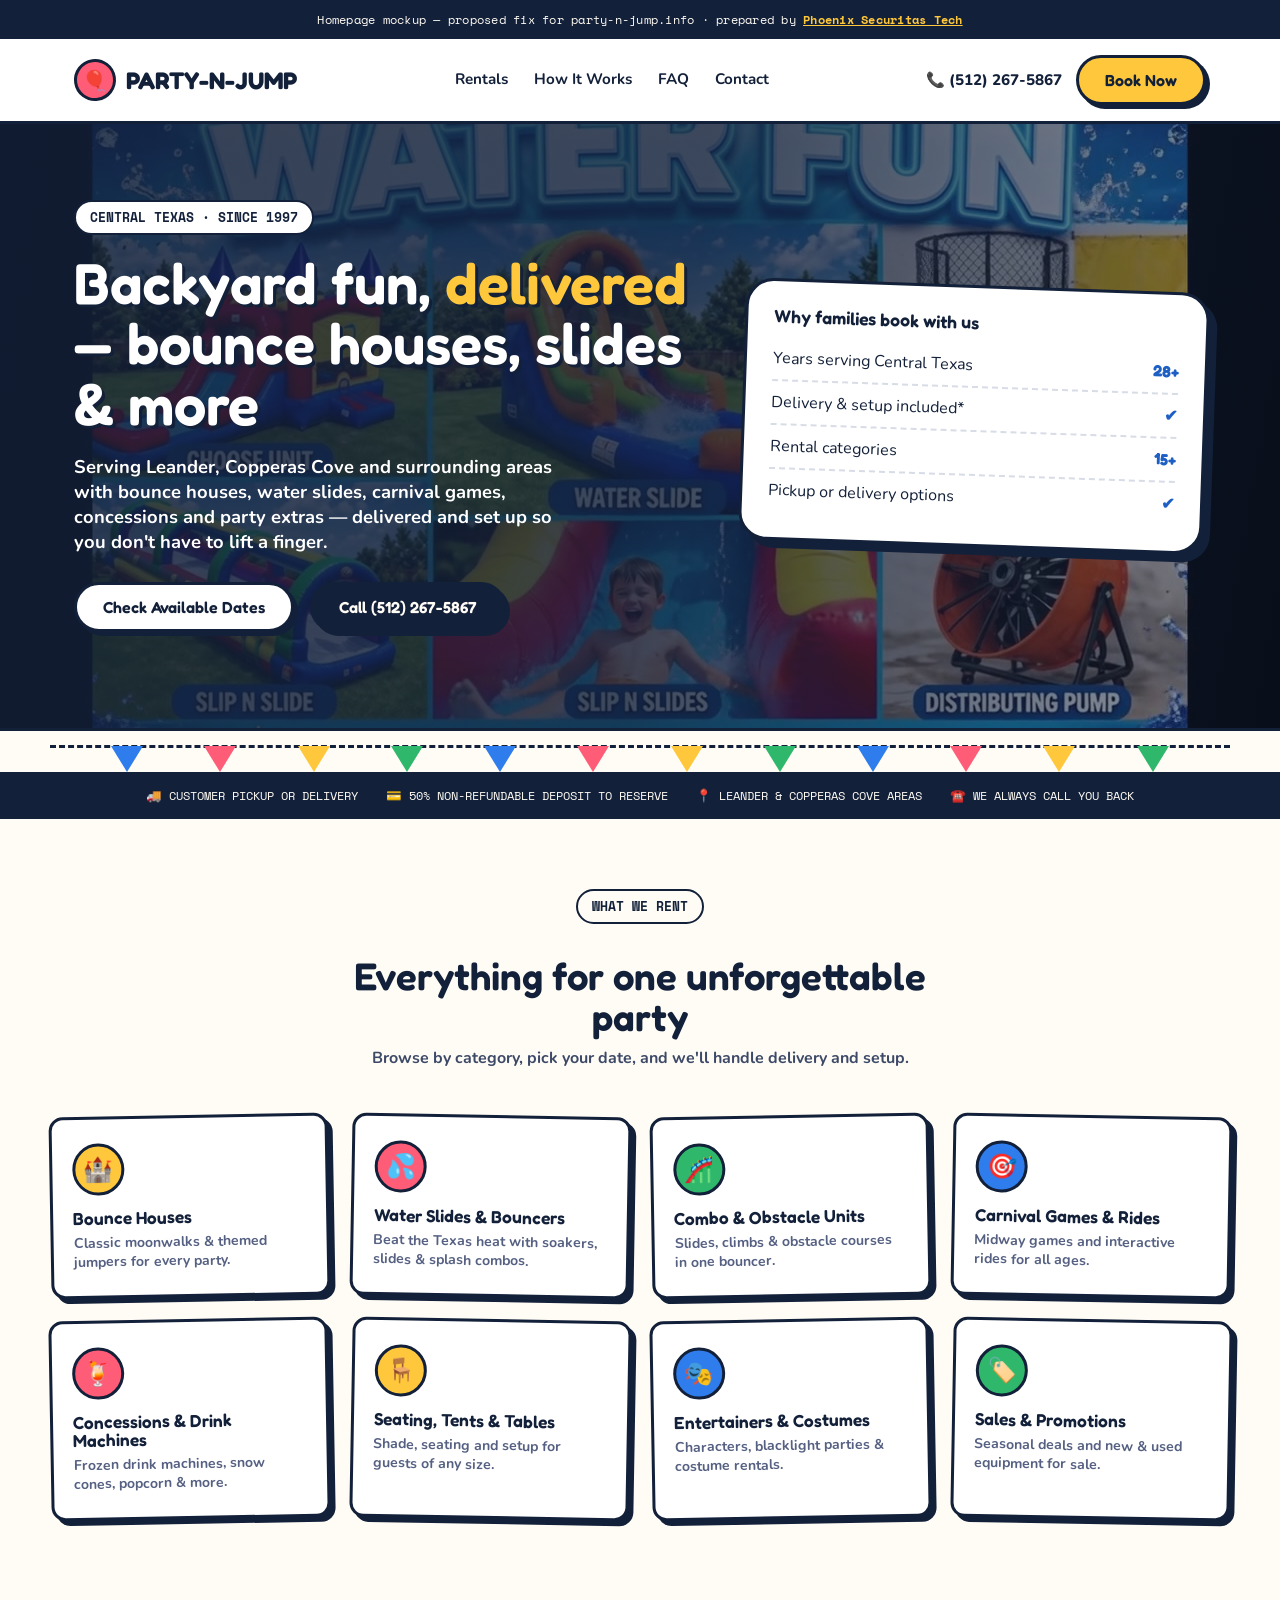
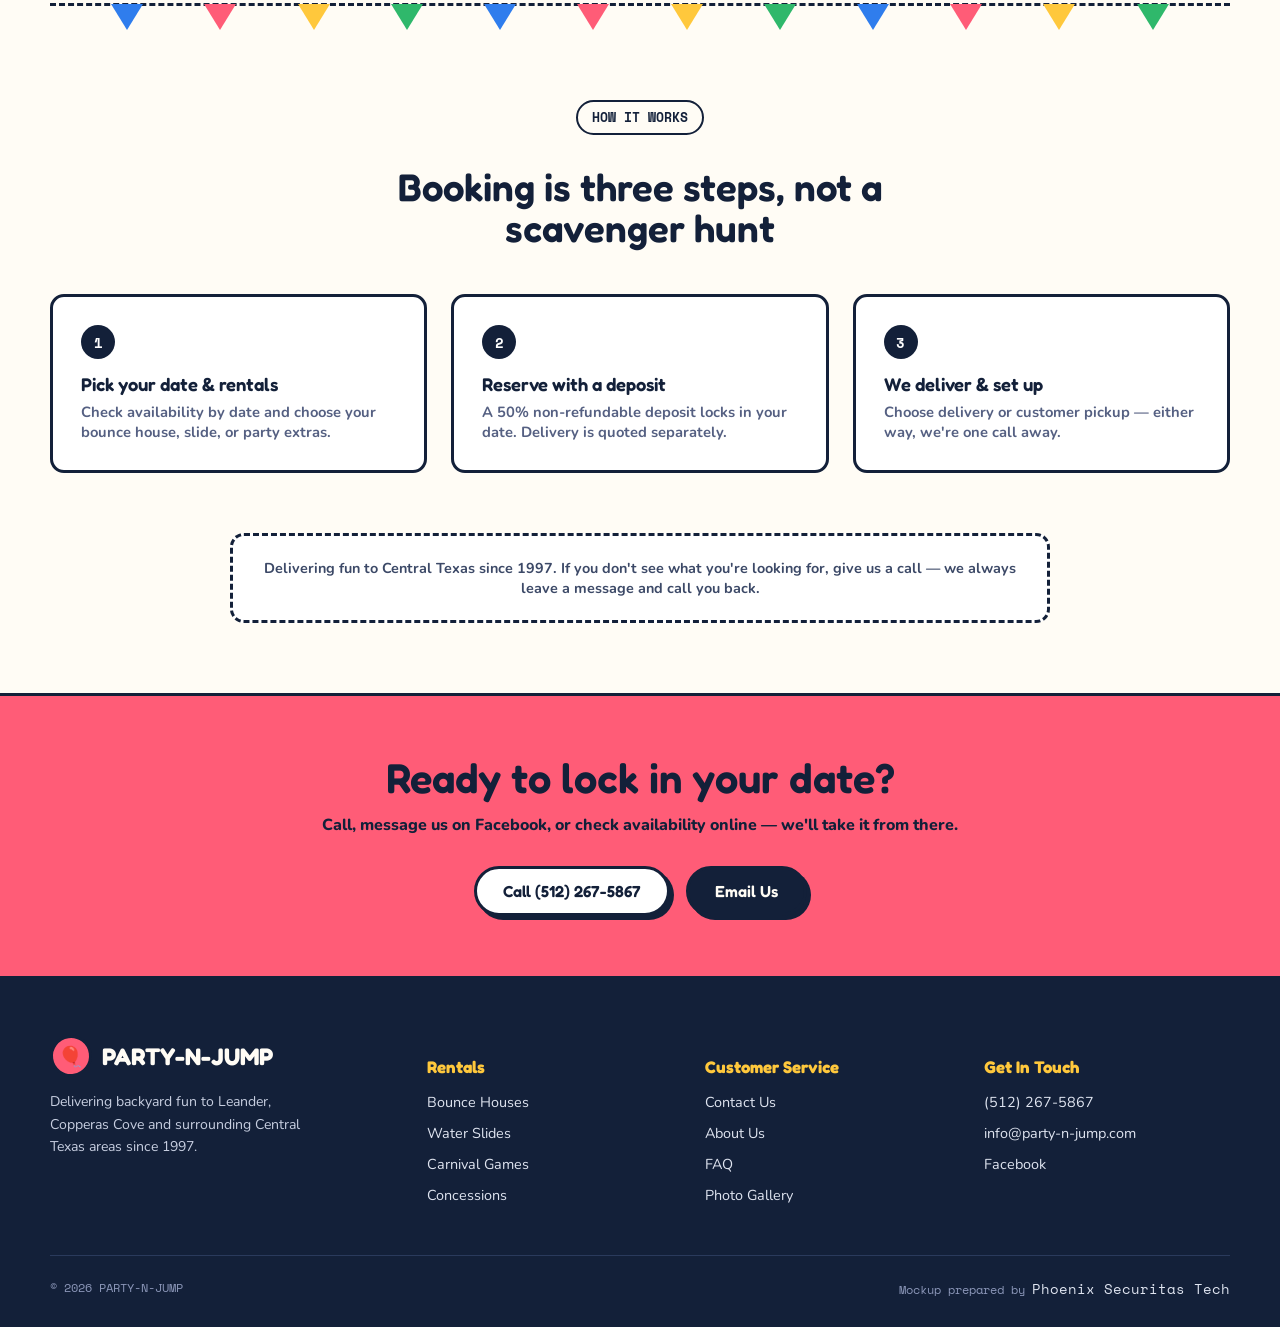
<file: index.html>
<!DOCTYPE html>
<html lang="en">
<head>
<meta charset="UTF-8">
<meta name="viewport" content="width=device-width, initial-scale=1">
<title>PARTY-N-JUMP — Homepage Mockup</title>
<link rel="preconnect" href="https://fonts.googleapis.com">
<link rel="preconnect" href="https://fonts.gstatic.com" crossorigin>
<link href="https://fonts.googleapis.com/css2?family=Fredoka:wght@500;600;700&family=Nunito:wght@400;600;700;800&family=Space+Mono:wght@700&display=swap" rel="stylesheet">
<style>
  :root{
    --sky:#2F7DED;
    --sky-deep:#1E5FC4;
    --yellow:#FFC83C;
    --pink:#FF5C77;
    --green:#2FB86B;
    --navy:#132039;
    --cream:#FFFCF5;
    --white:#FFFFFF;
    --radius-lg: 28px;
    --radius-sm: 14px;
  }
  *{box-sizing:border-box;}
  html{scroll-behavior:smooth;}
  body{
    margin:0;
    font-family:'Nunito', sans-serif;
    color:var(--navy);
    background:var(--cream);
    -webkit-font-smoothing:antialiased;
  }
  h1,h2,h3,.display{
    font-family:'Fredoka', sans-serif;
    font-weight:600;
    line-height:1.05;
    margin:0;
  }
  a{color:inherit;}
  img{max-width:100%;display:block;}
  :focus-visible{outline:3px solid var(--navy); outline-offset:3px;}
  button:focus-visible, a:focus-visible{outline:3px solid var(--navy); outline-offset:3px;}
  /* dark backgrounds need a light-colored focus ring to stay visible */
  footer :focus-visible, .btn-navy:focus-visible, .mockup-banner :focus-visible{
    outline-color:var(--yellow);
  }

  /* ---------- skip link ---------- */
  .skip-link{
    position:absolute; left:16px; top:-60px;
    background:var(--yellow); color:var(--navy);
    font-weight:800; padding:12px 20px; border-radius:0 0 10px 10px;
    border:3px solid var(--navy); border-top:none;
    text-decoration:none; z-index:100;
    transition:top .15s ease;
  }
  .skip-link:focus{top:0;}

  section[id], main{scroll-margin-top:84px;}

  .sr-only{
    position:absolute; width:1px; height:1px;
    padding:0; margin:-1px; overflow:hidden;
    clip:rect(0,0,0,0); white-space:nowrap; border:0;
  }

  /* ---------- mockup banner ---------- */
  .mockup-banner{
    background:var(--navy);
    color:var(--cream);
    text-align:center;
    font-family:'Space Mono', monospace;
    font-size:0.78rem;
    letter-spacing:0.02em;
    padding:10px 16px;
  }
  .mockup-banner a{color:var(--yellow); text-decoration:underline; font-weight:700;}

  .wrap{max-width:1180px; margin:0 auto; padding:0 24px;}

  /* ---------- header ---------- */
  header{
    background:var(--white);
    border-bottom:3px solid var(--navy);
    position:sticky; top:0; z-index:50;
  }
  .header-inner{
    display:flex; align-items:center; justify-content:space-between;
    padding:16px 24px; max-width:1180px; margin:0 auto;
    gap:16px; flex-wrap:wrap;
  }
  .logo{
    display:flex; align-items:center; gap:10px;
    font-family:'Fredoka', sans-serif; font-weight:700; font-size:1.5rem;
    text-decoration:none; color:var(--navy);
  }
  .logo-badge{
    width:42px; height:42px; border-radius:50%;
    background:var(--pink); border:3px solid var(--navy);
    display:flex; align-items:center; justify-content:center;
    font-size:1.3rem;
    transform:rotate(-8deg);
  }
  nav.primary-nav{
    display:flex; gap:22px; font-weight:700; font-size:0.95rem;
  }
  nav.primary-nav a{text-decoration:none; padding:4px 2px; border-bottom:3px solid transparent;}
  nav.primary-nav a:hover{border-bottom-color:var(--yellow);}
  .header-actions{display:flex; align-items:center; gap:14px;}
  .nav-toggle{
    display:none;
    width:44px; height:44px;
    align-items:center; justify-content:center;
    background:var(--white); border:3px solid var(--navy); border-radius:10px;
    cursor:pointer; padding:0;
  }
  .nav-toggle .bar{display:block; width:20px; height:3px; background:var(--navy); position:relative;}
  .nav-toggle .bar::before, .nav-toggle .bar::after{
    content:""; position:absolute; left:0; width:20px; height:3px; background:var(--navy);
  }
  .nav-toggle .bar::before{top:-6px;}
  .nav-toggle .bar::after{top:6px;}
  .phone-link{font-weight:800; text-decoration:none; font-size:0.95rem; white-space:nowrap;}
  .btn{
    display:inline-block;
    font-family:'Fredoka', sans-serif; font-weight:600;
    padding:12px 26px;
    border-radius:999px;
    border:3px solid var(--navy);
    text-decoration:none;
    box-shadow:4px 4px 0 var(--navy);
    transition:transform .12s ease, box-shadow .12s ease;
    white-space:nowrap;
  }
  .btn:hover{transform:translate(-2px,-2px); box-shadow:6px 6px 0 var(--navy);}
  .btn:active{transform:translate(0,0); box-shadow:2px 2px 0 var(--navy);}
  .btn-yellow{background:var(--yellow); color:var(--navy);}
  .btn-white{background:var(--white); color:var(--navy);}
  .btn-navy{background:var(--navy); color:var(--cream); border-color:var(--navy);}

  /* ---------- hero ---------- */
  .hero{
    position:relative;
    overflow:hidden;
    background:var(--sky-deep);
    padding:76px 24px 96px;
    border-bottom:3px solid var(--navy);
  }
  .hero-video{
    position:absolute; inset:0;
    width:100%; height:100%;
    object-fit:cover;
    z-index:0;
  }
  .hero-scrim{
    position:absolute; inset:0; z-index:1;
    background:linear-gradient(100deg, rgba(19,32,57,0.86) 0%, rgba(19,32,57,0.82) 52%, rgba(19,32,57,0.45) 100%);
  }
  .hero .wrap{position:relative; z-index:2; display:grid; grid-template-columns:1.15fr 0.85fr; gap:40px; align-items:center;}
  .eyebrow{
    font-family:'Space Mono', monospace;
    font-size:0.8rem; font-weight:700;
    background:var(--white); color:var(--navy);
    display:inline-block; padding:6px 14px; border-radius:999px;
    border:2px solid var(--navy); margin-bottom:18px;
  }
  .hero h1{
    color:var(--white);
    font-size:clamp(2.4rem, 5vw, 3.6rem);
    text-shadow:3px 3px 0 var(--navy);
  }
  .hero h1 span{color:var(--yellow);}
  .hero p.lede{
    color:var(--white); font-size:1.15rem; font-weight:700;
    max-width:46ch; margin:20px 0 28px;
  }
  .hero-ctas{display:flex; gap:16px; flex-wrap:wrap;}
  .hero-card{
    background:var(--white);
    border:3px solid var(--navy);
    border-radius:var(--radius-lg);
    box-shadow:8px 8px 0 var(--navy);
    padding:26px;
    transform:rotate(2deg);
  }
  .hero-card h3{font-size:1.1rem; margin-bottom:12px;}
  .hero-stat-row{display:flex; justify-content:space-between; padding:10px 0; border-bottom:2px dashed #d8dce6;}
  .hero-stat-row:last-child{border-bottom:none;}
  .hero-stat-num{font-family:'Fredoka'; font-weight:700; color:var(--sky-deep);}

  /* ---------- bunting divider (signature element) ---------- */
  .bunting{
    display:flex;
    justify-content:center;
    padding-top:14px;
    background:var(--cream);
  }
  .bunting-line{
    position:relative;
    width:100%;
    max-width:1180px;
    display:flex;
    justify-content:space-evenly;
    border-top:3px dashed var(--navy);
    padding-top:0;
  }
  .flag{
    width:0; height:0;
    border-left:16px solid transparent;
    border-right:16px solid transparent;
    border-top:26px solid var(--sky);
    margin-top:-2px;
  }
  .flag:nth-child(4n+2){border-top-color:var(--pink);}
  .flag:nth-child(4n+3){border-top-color:var(--yellow);}
  .flag:nth-child(4n+4){border-top-color:var(--green);}

  /* ---------- trust bar ---------- */
  .trust-bar{
    background:var(--navy); color:var(--cream);
    padding:14px 24px;
    font-family:'Space Mono', monospace;
    font-size:0.78rem;
  }
  .trust-bar .wrap{display:flex; flex-wrap:wrap; gap:10px 28px; justify-content:center; text-align:center;}

  /* ---------- section heads ---------- */
  section{padding:70px 24px;}
  .section-head{text-align:center; max-width:640px; margin:0 auto 46px;}
  .section-head .eyebrow{background:var(--cream); border-color:var(--navy);}
  .section-head h2{font-size:clamp(1.8rem,3.4vw,2.4rem); margin-top:14px;}
  .section-head p{font-weight:700; color:#3c4967; margin-top:10px;}

  /* ---------- category grid ---------- */
  .cat-grid{
    display:grid;
    grid-template-columns:repeat(4, 1fr);
    gap:22px;
    max-width:1180px; margin:0 auto;
  }
  .cat-card{
    background:var(--white);
    border:3px solid var(--navy);
    border-radius:var(--radius-sm);
    padding:24px 20px;
    text-decoration:none;
    color:var(--navy);
    box-shadow:5px 5px 0 var(--navy);
    transition:transform .12s ease, box-shadow .12s ease;
    display:block;
  }
  .cat-card:hover{transform:translate(-3px,-3px); box-shadow:8px 8px 0 var(--navy);}
  .cat-card:nth-child(odd){transform:rotate(-1deg);}
  .cat-card:nth-child(even){transform:rotate(1deg);}
  .cat-card:nth-child(odd):hover{transform:rotate(-1deg) translate(-3px,-3px);}
  .cat-card:nth-child(even):hover{transform:rotate(1deg) translate(-3px,-3px);}
  .cat-icon{
    width:52px; height:52px; border-radius:50%;
    display:flex; align-items:center; justify-content:center;
    font-size:1.5rem; margin-bottom:14px;
    border:3px solid var(--navy);
  }
  .cat-card:nth-child(8n+1) .cat-icon{background:var(--yellow);}
  .cat-card:nth-child(8n+2) .cat-icon{background:var(--pink);}
  .cat-card:nth-child(8n+3) .cat-icon{background:var(--green);}
  .cat-card:nth-child(8n+4) .cat-icon{background:var(--sky);}
  .cat-card:nth-child(8n+5) .cat-icon{background:var(--pink);}
  .cat-card:nth-child(8n+6) .cat-icon{background:var(--yellow);}
  .cat-card:nth-child(8n+7) .cat-icon{background:var(--sky);}
  .cat-card:nth-child(8n+8) .cat-icon{background:var(--green);}
  .cat-card h3{font-size:1.08rem; margin-bottom:6px;}
  .cat-card p{margin:0; font-size:0.88rem; font-weight:700; color:#556082;}

  /* ---------- how it works ---------- */
  .steps{
    max-width:1180px; margin:0 auto;
    display:grid; grid-template-columns:repeat(3,1fr); gap:24px;
  }
  .step{
    background:var(--white); border:3px solid var(--navy); border-radius:var(--radius-sm);
    padding:28px; position:relative;
  }
  .step-num{
    font-family:'Space Mono', monospace; font-weight:700;
    color:var(--white); background:var(--navy);
    width:34px; height:34px; border-radius:50%;
    display:flex; align-items:center; justify-content:center;
    margin-bottom:16px; font-size:0.9rem;
  }
  .step h3{font-size:1.15rem; margin-bottom:8px;}
  .step p{margin:0; font-size:0.92rem; font-weight:700; color:#556082;}

  /* ---------- CTA band ---------- */
  .cta-band{
    background:var(--pink);
    border-top:3px solid var(--navy);
    border-bottom:3px solid var(--navy);
    text-align:center;
    padding:60px 24px;
  }
  .cta-band h2{color:var(--navy); font-size:clamp(1.8rem,4vw,2.6rem);}
  .cta-band p{color:var(--navy); font-weight:800; margin:14px 0 30px;}
  .cta-actions{display:flex; gap:16px; justify-content:center; flex-wrap:wrap;}

  /* ---------- trust strip / notes ---------- */
  .notes-strip{
    max-width:820px; margin:60px auto 0;
    background:var(--white); border:3px dashed var(--navy); border-radius:var(--radius-sm);
    padding:22px 26px; font-size:0.9rem; font-weight:700; color:#3c4967;
    text-align:center;
  }

  /* ---------- footer ---------- */
  footer{
    background:var(--navy); color:var(--cream);
    padding:56px 24px 28px;
  }
  .footer-grid{
    max-width:1180px; margin:0 auto;
    display:grid; grid-template-columns:1.4fr 1fr 1fr 1fr; gap:32px;
  }
  footer h4{font-family:'Fredoka'; font-size:1.05rem; margin-bottom:14px; color:var(--yellow);}
  footer .logo{color:var(--cream);}
  footer p{font-size:0.88rem; line-height:1.6; color:#c7cee0; max-width:32ch;}
  footer ul{list-style:none; margin:0; padding:0;}
  footer li{margin-bottom:9px;}
  footer a{text-decoration:none; font-size:0.9rem; color:#dfe4f0;}
  footer a:hover{color:var(--yellow);}
  .footer-bottom{
    max-width:1180px; margin:40px auto 0; padding-top:22px;
    border-top:1px solid #2a3a5c;
    display:flex; justify-content:space-between; flex-wrap:wrap; gap:10px;
    font-size:0.78rem; color:#8b96b8; font-family:'Space Mono', monospace;
  }

  @media (max-width: 900px){
    .hero .wrap{grid-template-columns:1fr;}
    .hero-card{transform:none; margin-top:20px;}
    .cat-grid{grid-template-columns:repeat(2,1fr);}
    .steps{grid-template-columns:1fr;}
    .footer-grid{grid-template-columns:1fr 1fr;}
  }
  @media (max-width: 780px){
    .nav-toggle{display:flex;}
    nav.primary-nav{
      display:none;
      order:10;
      width:100%;
      flex-direction:column;
      gap:0;
      background:var(--white);
      border-top:2px solid var(--navy);
      margin-top:14px;
    }
    nav.primary-nav.open{display:flex;}
    nav.primary-nav a{
      padding:14px 4px;
      border-bottom:1px solid #e3e6ee;
      min-height:44px;
      display:flex; align-items:center;
    }
    .hero{padding:56px 20px 72px;}
    .cta-actions{flex-direction:column; align-items:stretch;}
    .cta-actions .btn{text-align:center;}
  }
  @media (max-width: 560px){
    .cat-grid{grid-template-columns:1fr;}
    .footer-grid{grid-template-columns:1fr;}
    .hero-ctas{flex-direction:column; align-items:stretch;}
    .hero-ctas .btn{text-align:center;}
    .trust-bar .wrap{flex-direction:column; gap:8px; text-align:center;}
    .header-inner{padding:14px 16px;}
    .logo{font-size:1.25rem;}
  }
  @media (max-width: 380px){
    .hero h1{font-size:1.9rem;}
    .btn{padding:12px 18px; font-size:0.92rem;}
  }
</style>
</head>
<body>

<a class="skip-link" href="#main-content">Skip to main content</a>

<div class="mockup-banner">Homepage mockup — proposed fix for party-n-jump.info · prepared by <a href="https://tree.phoenixsecuritas.com">Phoenix Securitas Tech</a></div>

<header>
  <div class="header-inner">
    <a href="#" class="logo"><span class="logo-badge" aria-hidden="true">🎈</span> PARTY-N-JUMP</a>
    <button type="button" class="nav-toggle" id="nav-toggle" aria-expanded="false" aria-controls="primary-nav" aria-label="Open menu">
      <span class="bar"></span>
    </button>
    <nav class="primary-nav" id="primary-nav" aria-label="Primary">
      <a href="#categories">Rentals</a>
      <a href="#how">How It Works</a>
      <a href="#faq">FAQ</a>
      <a href="#contact">Contact</a>
    </nav>
    <div class="header-actions">
      <a class="phone-link" href="tel:5122675867"><span aria-hidden="true">📞</span> (512) 267-5867</a>
      <a class="btn btn-yellow" href="#book">Book Now</a>
    </div>
  </div>
</header>

<main id="main-content">
<section class="hero">
  <video class="hero-video" id="hero-video" poster="hero-poster.jpg" muted loop playsinline aria-hidden="true">
    <source src="hero-bg.mp4" type="video/mp4">
  </video>
  <div class="hero-scrim" aria-hidden="true"></div>
  <div class="wrap">
    <div>
      <span class="eyebrow">CENTRAL TEXAS · SINCE 1997</span>
      <h1>Backyard fun, <span>delivered</span> — bounce houses, slides &amp; more</h1>
      <p class="lede">Serving Leander, Copperas Cove and surrounding areas with bounce houses, water slides, carnival games, concessions and party extras — delivered and set up so you don't have to lift a finger.</p>
      <div class="hero-ctas">
        <a class="btn btn-white" href="#book">Check Available Dates</a>
        <a class="btn btn-navy" href="tel:5122675867">Call (512) 267-5867</a>
      </div>
    </div>
    <div class="hero-card">
      <h3>Why families book with us</h3>
      <div class="hero-stat-row"><span>Years serving Central Texas</span><span class="hero-stat-num">28+</span></div>
      <div class="hero-stat-row"><span>Delivery &amp; setup included*</span><span class="hero-stat-num" aria-hidden="true">✔</span><span class="sr-only">Yes</span></div>
      <div class="hero-stat-row"><span>Rental categories</span><span class="hero-stat-num">15+</span></div>
      <div class="hero-stat-row"><span>Pickup or delivery options</span><span class="hero-stat-num" aria-hidden="true">✔</span><span class="sr-only">Yes</span></div>
    </div>
  </div>
</section>

<div class="bunting" aria-hidden="true" role="presentation">
  <div class="bunting-line">
    <span class="flag"></span><span class="flag"></span><span class="flag"></span><span class="flag"></span>
    <span class="flag"></span><span class="flag"></span><span class="flag"></span><span class="flag"></span>
    <span class="flag"></span><span class="flag"></span><span class="flag"></span><span class="flag"></span>
  </div>
</div>

<div class="trust-bar">
  <div class="wrap">
    <span><span aria-hidden="true">🚚</span> CUSTOMER PICKUP OR DELIVERY</span>
    <span><span aria-hidden="true">💳</span> 50% NON-REFUNDABLE DEPOSIT TO RESERVE</span>
    <span><span aria-hidden="true">📍</span> LEANDER &amp; COPPERAS COVE AREAS</span>
    <span><span aria-hidden="true">☎️</span> WE ALWAYS CALL YOU BACK</span>
  </div>
</div>

<section id="categories">
  <div class="section-head">
    <span class="eyebrow">WHAT WE RENT</span>
    <h2>Everything for one unforgettable party</h2>
    <p>Browse by category, pick your date, and we'll handle delivery and setup.</p>
  </div>
  <div class="cat-grid">
    <a class="cat-card" href="#">
      <div class="cat-icon" aria-hidden="true">🏰</div>
      <h3>Bounce Houses</h3>
      <p>Classic moonwalks &amp; themed jumpers for every party.</p>
    </a>
    <a class="cat-card" href="#">
      <div class="cat-icon" aria-hidden="true">💦</div>
      <h3>Water Slides &amp; Bouncers</h3>
      <p>Beat the Texas heat with soakers, slides &amp; splash combos.</p>
    </a>
    <a class="cat-card" href="#">
      <div class="cat-icon" aria-hidden="true">🎢</div>
      <h3>Combo &amp; Obstacle Units</h3>
      <p>Slides, climbs &amp; obstacle courses in one bouncer.</p>
    </a>
    <a class="cat-card" href="#">
      <div class="cat-icon" aria-hidden="true">🎯</div>
      <h3>Carnival Games &amp; Rides</h3>
      <p>Midway games and interactive rides for all ages.</p>
    </a>
    <a class="cat-card" href="#">
      <div class="cat-icon" aria-hidden="true">🍹</div>
      <h3>Concessions &amp; Drink Machines</h3>
      <p>Frozen drink machines, snow cones, popcorn &amp; more.</p>
    </a>
    <a class="cat-card" href="#">
      <div class="cat-icon" aria-hidden="true">🪑</div>
      <h3>Seating, Tents &amp; Tables</h3>
      <p>Shade, seating and setup for guests of any size.</p>
    </a>
    <a class="cat-card" href="#">
      <div class="cat-icon" aria-hidden="true">🎭</div>
      <h3>Entertainers &amp; Costumes</h3>
      <p>Characters, blacklight parties &amp; costume rentals.</p>
    </a>
    <a class="cat-card" href="#">
      <div class="cat-icon" aria-hidden="true">🏷️</div>
      <h3>Sales &amp; Promotions</h3>
      <p>Seasonal deals and new &amp; used equipment for sale.</p>
    </a>
  </div>
</section>

<div class="bunting" aria-hidden="true" role="presentation">
  <div class="bunting-line">
    <span class="flag"></span><span class="flag"></span><span class="flag"></span><span class="flag"></span>
    <span class="flag"></span><span class="flag"></span><span class="flag"></span><span class="flag"></span>
    <span class="flag"></span><span class="flag"></span><span class="flag"></span><span class="flag"></span>
  </div>
</div>

<section id="how">
  <div class="section-head">
    <span class="eyebrow">HOW IT WORKS</span>
    <h2>Booking is three steps, not a scavenger hunt</h2>
  </div>
  <div class="steps">
    <div class="step">
      <div class="step-num">1</div>
      <h3>Pick your date &amp; rentals</h3>
      <p>Check availability by date and choose your bounce house, slide, or party extras.</p>
    </div>
    <div class="step">
      <div class="step-num">2</div>
      <h3>Reserve with a deposit</h3>
      <p>A 50% non-refundable deposit locks in your date. Delivery is quoted separately.</p>
    </div>
    <div class="step">
      <div class="step-num">3</div>
      <h3>We deliver &amp; set up</h3>
      <p>Choose delivery or customer pickup — either way, we're one call away.</p>
    </div>
  </div>
  <div class="notes-strip">
    Delivering fun to Central Texas since 1997. If you don't see what you're looking for, give us a call — we always leave a message and call you back.
  </div>
</section>

<section class="cta-band" id="book">
  <h2>Ready to lock in your date?</h2>
  <p>Call, message us on Facebook, or check availability online — we'll take it from there.</p>
  <div class="cta-actions">
    <a class="btn btn-white" href="tel:5122675867">Call (512) 267-5867</a>
    <a class="btn btn-navy" href="mailto:info@party-n-jump.com">Email Us</a>
  </div>
</section>
</main>

<footer id="contact">
  <div class="footer-grid">
    <div>
      <a href="#" class="logo"><span class="logo-badge" aria-hidden="true">🎈</span> PARTY-N-JUMP</a>
      <p style="margin-top:14px;">Delivering backyard fun to Leander, Copperas Cove and surrounding Central Texas areas since 1997.</p>
    </div>
    <div>
      <h4>Rentals</h4>
      <ul>
        <li><a href="#">Bounce Houses</a></li>
        <li><a href="#">Water Slides</a></li>
        <li><a href="#">Carnival Games</a></li>
        <li><a href="#">Concessions</a></li>
      </ul>
    </div>
    <div>
      <h4>Customer Service</h4>
      <ul>
        <li><a href="#">Contact Us</a></li>
        <li><a href="#">About Us</a></li>
        <li><a href="#faq">FAQ</a></li>
        <li><a href="#">Photo Gallery</a></li>
      </ul>
    </div>
    <div>
      <h4>Get In Touch</h4>
      <ul>
        <li><a href="tel:5122675867">(512) 267-5867</a></li>
        <li><a href="mailto:info@party-n-jump.com">info@party-n-jump.com</a></li>
        <li><a href="https://www.facebook.com/partynjumpCove">Facebook</a></li>
      </ul>
    </div>
  </div>
  <div class="footer-bottom">
    <span>© 2026 PARTY-N-JUMP</span>
    <span>Mockup prepared by <a href="https://tree.phoenixsecuritas.com">Phoenix Securitas Tech</a></span>
  </div>
</footer>

<script>
  (function(){
    var toggle = document.getElementById('nav-toggle');
    var nav = document.getElementById('primary-nav');
    if(!toggle || !nav) return;

    function closeMenu(){
      nav.classList.remove('open');
      toggle.setAttribute('aria-expanded', 'false');
      toggle.setAttribute('aria-label', 'Open menu');
    }
    function openMenu(){
      nav.classList.add('open');
      toggle.setAttribute('aria-expanded', 'true');
      toggle.setAttribute('aria-label', 'Close menu');
    }
    toggle.addEventListener('click', function(){
      var isOpen = nav.classList.contains('open');
      if(isOpen){ closeMenu(); } else { openMenu(); }
    });
    nav.addEventListener('click', function(e){
      if(e.target.tagName === 'A'){ closeMenu(); }
    });
    document.addEventListener('keydown', function(e){
      if(e.key === 'Escape' && nav.classList.contains('open')){
        closeMenu();
        toggle.focus();
      }
    });
    /* keep menu usable if the viewport is resized past the mobile breakpoint */
    window.addEventListener('resize', function(){
      if(window.innerWidth > 780){ closeMenu(); }
    });

    var heroVideo = document.getElementById('hero-video');
    var reduceMotion = window.matchMedia('(prefers-reduced-motion: reduce)').matches;
    if(heroVideo && !reduceMotion){
      heroVideo.setAttribute('autoplay', '');
      heroVideo.play().catch(function(){ /* autoplay blocked; poster frame still shows */ });
    }
  })();
</script>
</body>
</html>
</file>
